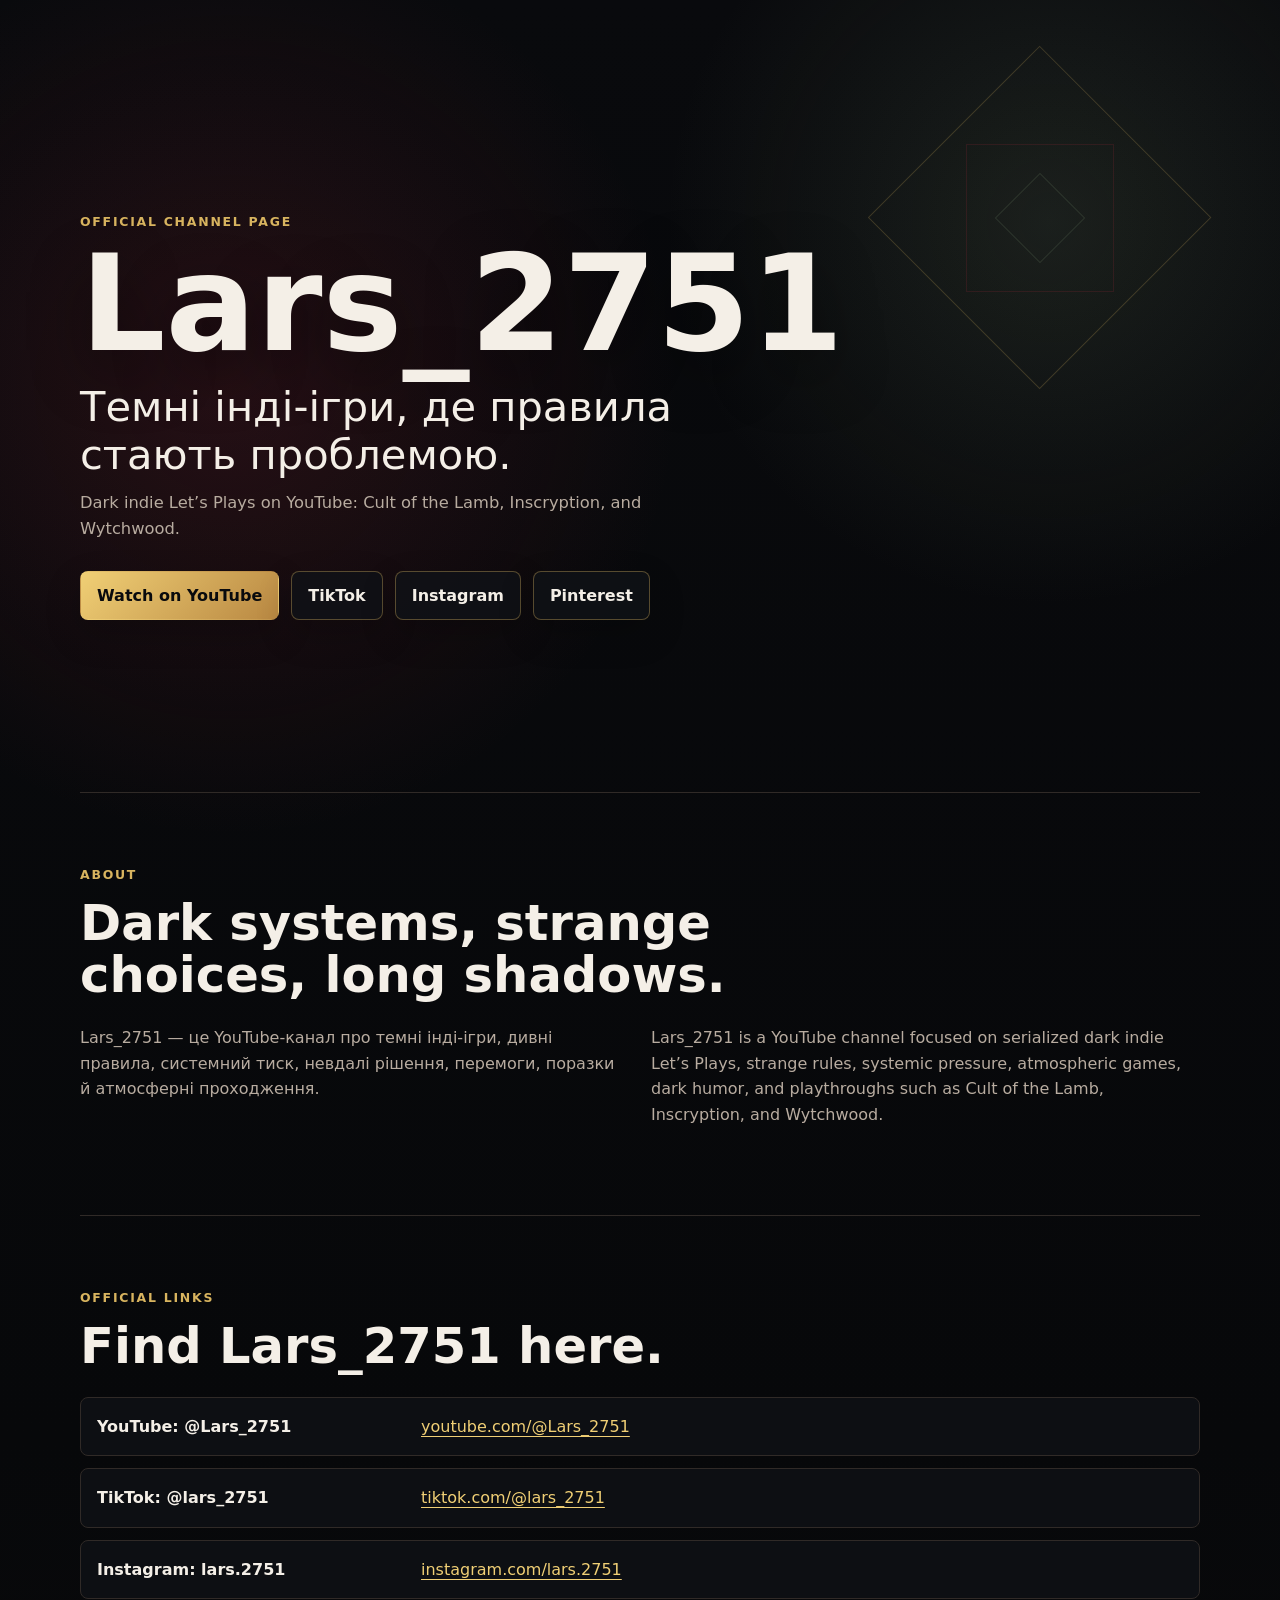
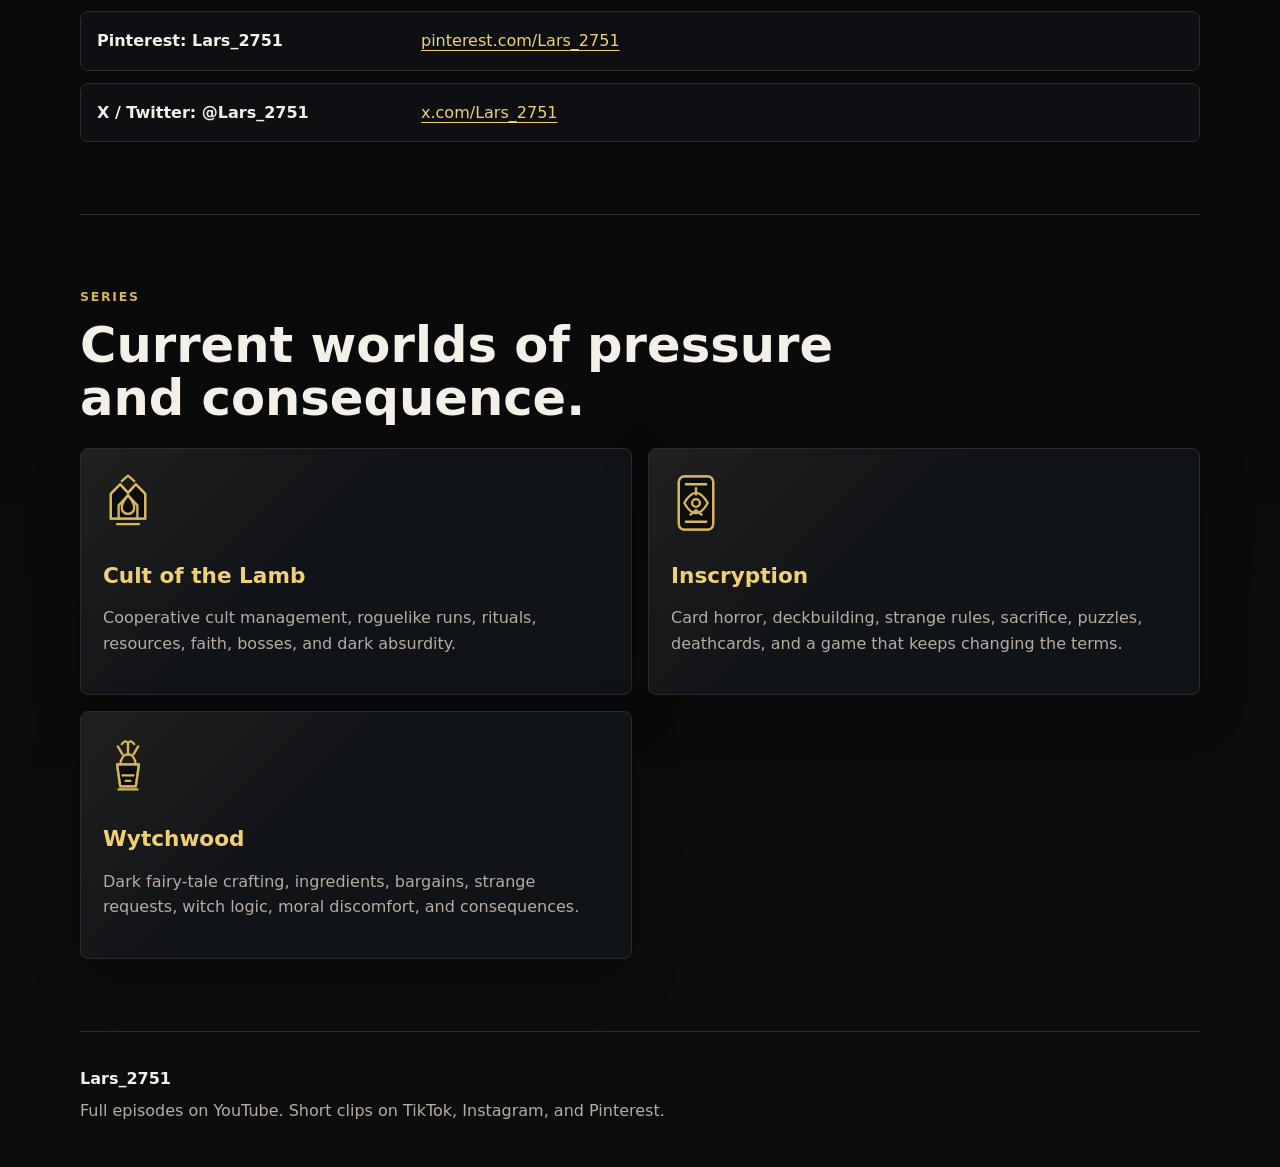
<file: index.html>
<!doctype html>
<html lang="uk">
  <head>
    <meta charset="utf-8">
    <meta name="viewport" content="width=device-width, initial-scale=1">
    <title>Lars_2751 — Dark Indie Let’s Plays on YouTube</title>
    <meta name="description" content="Official page for Lars_2751, a Ukrainian YouTube channel for serialized dark indie Let’s Plays: Cult of the Lamb, Inscryption, Wytchwood, strange rules, rituals, cards, fairy-tale bargains, and consequences.">
    <meta name="p:domain_verify" content="96e58a1f5c7700ac97c3ec5c0326b250"/>
    <link rel="canonical" href="https://lars2751.github.io/">
    <link rel="icon" href="assets/favicon.svg" type="image/svg+xml">
    <link rel="stylesheet" href="style.css">

    <meta property="og:type" content="website">
    <meta property="og:title" content="Lars_2751 — Dark Indie Let’s Plays">
    <meta property="og:description" content="Dark indie Let’s Plays on YouTube: Cult of the Lamb, Inscryption, and Wytchwood.">
    <meta property="og:url" content="https://lars2751.github.io/">
    <meta property="og:image" content="https://lars2751.github.io/assets/og-image.svg">
    <meta property="og:site_name" content="Lars_2751">

    <meta name="twitter:card" content="summary_large_image">
    <meta name="twitter:title" content="Lars_2751 — Dark Indie Let’s Plays">
    <meta name="twitter:description" content="Dark indie Let’s Plays on YouTube: Cult of the Lamb, Inscryption, and Wytchwood.">
    <meta name="twitter:image" content="https://lars2751.github.io/assets/og-image.svg">

    <script type="application/ld+json">
      {
        "@context": "https://schema.org",
        "@graph": [
          {
            "@type": "WebSite",
            "name": "Lars_2751",
            "url": "https://lars2751.github.io/",
            "description": "Official page for Lars_2751, a Ukrainian YouTube channel for serialized dark indie Let's Plays including Cult of the Lamb, Inscryption, and Wytchwood."
          },
          {
            "@type": "Brand",
            "name": "Lars_2751",
            "url": "https://lars2751.github.io/",
            "sameAs": [
              "https://www.youtube.com/@Lars_2751",
              "https://www.tiktok.com/@lars_2751",
              "https://www.instagram.com/lars.2751/",
              "https://www.pinterest.com/Lars_2751/",
              "https://x.com/Lars_2751"
            ]
          }
        ]
      }
    </script>
  </head>
  <body>
    <main>
      <section class="hero" aria-labelledby="hero-title">
        <div class="sigil" aria-hidden="true">
          <span></span>
          <span></span>
          <span></span>
        </div>
        <div class="hero-content">
          <p class="eyebrow">Official channel page</p>
          <h1 id="hero-title">Lars_2751</h1>
          <p class="tagline">Темні інді-ігри, де правила стають проблемою.</p>
          <p class="seo-line">Dark indie Let’s Plays on YouTube: Cult of the Lamb, Inscryption, and Wytchwood.</p>
          <div class="actions" aria-label="Official social links">
            <a class="button primary" href="https://www.youtube.com/@Lars_2751">Watch on YouTube</a>
            <a class="button" href="https://www.tiktok.com/@lars_2751">TikTok</a>
            <a class="button" href="https://www.instagram.com/lars.2751/">Instagram</a>
            <a class="button" href="https://www.pinterest.com/Lars_2751/">Pinterest</a>
          </div>
        </div>
      </section>

      <section class="section" aria-labelledby="about-title">
        <p class="section-kicker">About</p>
        <h2 id="about-title">Dark systems, strange choices, long shadows.</h2>
        <div class="two-column">
          <p>
            Lars_2751 — це YouTube-канал про темні інді-ігри, дивні правила,
            системний тиск, невдалі рішення, перемоги, поразки й атмосферні
            проходження.
          </p>
          <p>
            Lars_2751 is a YouTube channel focused on serialized dark indie
            Let’s Plays, strange rules, systemic pressure, atmospheric games,
            dark humor, and playthroughs such as Cult of the Lamb, Inscryption, and Wytchwood.
          </p>
        </div>
      </section>

      <section class="section" aria-labelledby="links-title">
        <p class="section-kicker">Official links</p>
        <h2 id="links-title">Find Lars_2751 here.</h2>
        <ul class="link-list">
          <li>
            <span>YouTube: @Lars_2751</span>
            <a href="https://www.youtube.com/@Lars_2751">youtube.com/@Lars_2751</a>
          </li>
          <li>
            <span>TikTok: @lars_2751</span>
            <a href="https://www.tiktok.com/@lars_2751">tiktok.com/@lars_2751</a>
          </li>
          <li>
            <span>Instagram: lars.2751</span>
            <a href="https://www.instagram.com/lars.2751/">instagram.com/lars.2751</a>
          </li>
          <li>
            <span>Pinterest: Lars_2751</span>
            <a href="https://www.pinterest.com/Lars_2751/">pinterest.com/Lars_2751</a>
          </li>
          <li>
            <span>X / Twitter: @Lars_2751</span>
            <a href="https://x.com/Lars_2751">x.com/Lars_2751</a>
          </li>
        </ul>
      </section>

      <section class="section" aria-labelledby="series-title">
        <p class="section-kicker">Series</p>
        <h2 id="series-title">Current worlds of pressure and consequence.</h2>
        <div class="cards">
          <article class="card">
            <svg class="card-icon" viewBox="0 0 64 80" aria-hidden="true" focusable="false">
              <path class="icon-fill" d="M10 28 22 16 32 27 42 16 54 28v32H10Z"/>
              <path d="M10 28 22 16 32 27 42 16 54 28v32H10Z"/>
              <path d="M20 60V43l12-13 12 13v17"/>
              <path d="M32 30c-5 6-8 11-8 16a8 8 0 0 0 16 0c0-5-3-10-8-16Z"/>
              <path d="M18 67h28"/>
              <path d="M24 12 32 5l8 7"/>
            </svg>
            <h3>Cult of the Lamb</h3>
            <p>
              Cooperative cult management, roguelike runs, rituals, resources,
              faith, bosses, and dark absurdity.
            </p>
          </article>
          <article class="card">
            <svg class="card-icon" viewBox="0 0 64 80" aria-hidden="true" focusable="false">
              <path class="icon-fill" d="M17 6h30a7 7 0 0 1 7 7v54a7 7 0 0 1-7 7H17a7 7 0 0 1-7-7V13a7 7 0 0 1 7-7Z"/>
              <path d="M17 6h30a7 7 0 0 1 7 7v54a7 7 0 0 1-7 7H17a7 7 0 0 1-7-7V13a7 7 0 0 1 7-7Z"/>
              <path d="M19 16h26"/>
              <path d="M19 64h26"/>
              <path d="M17 40c5-9 10-13 15-13s10 4 15 13c-5 9-10 13-15 13s-10-4-15-13Z"/>
              <circle cx="32" cy="40" r="5"/>
              <path d="M25 55 32 49l7 6"/>
              <path d="M32 21v8"/>
            </svg>
            <h3>Inscryption</h3>
            <p>
              Card horror, deckbuilding, strange rules, sacrifice, puzzles,
              deathcards, and a game that keeps changing the terms.
            </p>
          </article>
          <article class="card">
            <svg class="card-icon" viewBox="0 0 64 80" aria-hidden="true" focusable="false">
              <path class="icon-fill" d="M18 38h28l-4 28H22Z"/>
              <path d="M18 38h28l-4 28H22Z"/>
              <path d="M22 38c1-8 5-13 10-13s9 5 10 13"/>
              <path d="M25 25 19 15"/>
              <path d="M39 25 45 15"/>
              <path d="M32 25V12"/>
              <path d="M25 52h14"/>
              <path d="M29 59h6"/>
              <path d="M24 12c3-4 6-5 8-1 2-4 5-3 8 1"/>
              <path d="M20 70h24"/>
            </svg>
            <h3>Wytchwood</h3>
            <p>
              Dark fairy-tale crafting, ingredients, bargains, strange requests,
              witch logic, moral discomfort, and consequences.
            </p>
          </article>
        </div>
      </section>
    </main>

    <footer>
      <strong>Lars_2751</strong>
      <p>Full episodes on YouTube. Short clips on TikTok, Instagram, and Pinterest.</p>
    </footer>
  </body>
</html>
</file>
<file: style.css>
:root {
  color-scheme: dark;
  --bg: #07080a;
  --panel: #101318;
  --panel-soft: #151922;
  --text: #f4efe7;
  --muted: #b8aca0;
  --dim: #81776d;
  --line: #302a27;
  --accent: #d8b45f;
  --accent-strong: #f0cf75;
  --blood: #8d2633;
  --moss: #6e8465;
  --shadow: rgba(0, 0, 0, 0.45);
}

* {
  box-sizing: border-box;
}

html {
  background: var(--bg);
}

body {
  min-height: 100vh;
  margin: 0;
  color: var(--text);
  font-family: Inter, ui-sans-serif, system-ui, -apple-system, BlinkMacSystemFont, "Segoe UI", sans-serif;
  line-height: 1.6;
  background:
    radial-gradient(circle at 18% 14%, rgba(141, 38, 51, 0.22), transparent 28rem),
    radial-gradient(circle at 82% 8%, rgba(110, 132, 101, 0.18), transparent 24rem),
    linear-gradient(180deg, #090a0d 0%, #07080a 52%, #0d0d0d 100%);
}

body::before {
  position: fixed;
  inset: 0;
  z-index: -1;
  pointer-events: none;
  content: "";
  opacity: 0.36;
  background-image:
    linear-gradient(rgba(244, 239, 231, 0.035) 1px, transparent 1px),
    linear-gradient(90deg, rgba(244, 239, 231, 0.035) 1px, transparent 1px);
  background-size: 44px 44px;
  mask-image: linear-gradient(to bottom, black, transparent 88%);
}

a {
  color: var(--accent-strong);
  text-decoration-thickness: 1px;
  text-underline-offset: 0.22em;
}

a:hover {
  color: var(--text);
}

main,
footer {
  width: min(1120px, calc(100% - 32px));
  margin: 0 auto;
}

.hero {
  display: grid;
  min-height: 86vh;
  align-items: center;
  padding: 56px 0 40px;
}

.hero-content {
  max-width: 780px;
  position: relative;
  z-index: 1;
}

.eyebrow,
.section-kicker {
  margin: 0 0 12px;
  color: var(--accent);
  font-size: 0.78rem;
  font-weight: 800;
  letter-spacing: 0.14em;
  text-transform: uppercase;
}

h1,
h2,
h3,
p {
  margin-top: 0;
}

h1 {
  margin-bottom: 18px;
  font-size: clamp(3.4rem, 15vw, 8.4rem);
  line-height: 0.9;
  letter-spacing: 0;
  text-shadow: 0 20px 60px var(--shadow);
}

h2 {
  max-width: 760px;
  margin-bottom: 24px;
  font-size: clamp(1.75rem, 8vw, 3.1rem);
  line-height: 1.05;
  letter-spacing: 0;
}

h3 {
  margin-bottom: 12px;
  color: var(--accent-strong);
  font-size: 1.35rem;
  letter-spacing: 0;
}

.tagline {
  max-width: 720px;
  margin-bottom: 12px;
  color: var(--text);
  font-size: clamp(1.3rem, 6vw, 2.6rem);
  line-height: 1.15;
}

.seo-line {
  max-width: 620px;
  margin-bottom: 28px;
  color: var(--muted);
  font-size: 1.02rem;
}

.actions {
  display: flex;
  flex-wrap: wrap;
  gap: 12px;
}

.button {
  display: inline-flex;
  min-height: 46px;
  align-items: center;
  justify-content: center;
  border: 1px solid rgba(216, 180, 95, 0.36);
  border-radius: 8px;
  padding: 11px 16px;
  color: var(--text);
  font-weight: 750;
  text-decoration: none;
  background: rgba(16, 19, 24, 0.78);
  box-shadow: 0 14px 36px rgba(0, 0, 0, 0.2);
}

.button:hover {
  border-color: var(--accent-strong);
  color: #090a0d;
  background: var(--accent-strong);
}

.button.primary {
  border-color: transparent;
  color: #090a0d;
  background: linear-gradient(135deg, var(--accent-strong), #b98842);
}

.button.primary:hover {
  background: var(--text);
}

.sigil {
  position: absolute;
  top: 58px;
  right: max(16px, calc((100vw - 1120px) / 2));
  width: min(34vw, 320px);
  aspect-ratio: 1;
  opacity: 0.22;
}

.sigil span {
  position: absolute;
  inset: 12%;
  border: 1px solid var(--accent);
  transform: rotate(45deg);
}

.sigil span:nth-child(2) {
  inset: 27%;
  border-color: var(--blood);
  transform: rotate(0deg);
}

.sigil span:nth-child(3) {
  inset: 40%;
  border-color: var(--moss);
}

.section {
  padding: 72px 0;
  border-top: 1px solid var(--line);
}

.two-column {
  display: grid;
  gap: 22px;
}

.two-column p,
.card p {
  color: var(--muted);
}

.link-list {
  display: grid;
  gap: 12px;
  padding: 0;
  margin: 0;
  list-style: none;
}

.link-list li {
  display: grid;
  gap: 4px;
  border: 1px solid var(--line);
  border-radius: 8px;
  padding: 16px;
  background: rgba(16, 19, 24, 0.64);
}

.link-list span {
  color: var(--text);
  font-weight: 760;
}

.link-list a {
  overflow-wrap: anywhere;
}

.cards {
  display: grid;
  gap: 16px;
}

.card {
  min-height: 220px;
  border: 1px solid var(--line);
  border-radius: 8px;
  padding: 22px;
  background:
    linear-gradient(135deg, rgba(216, 180, 95, 0.08), transparent 42%),
    var(--panel);
  box-shadow: 0 18px 50px rgba(0, 0, 0, 0.22);
}

.card-icon {
  display: block;
  width: 50px;
  height: 64px;
  margin-bottom: 24px;
  overflow: visible;
  fill: none;
  stroke: var(--accent);
  stroke-width: 3;
  stroke-linecap: round;
  stroke-linejoin: round;
}

.card-icon .icon-fill {
  fill: rgba(7, 8, 10, 0.72);
  stroke: rgba(216, 180, 95, 0.68);
}

footer {
  display: grid;
  gap: 6px;
  padding: 34px 0 44px;
  border-top: 1px solid var(--line);
  color: var(--muted);
}

footer strong {
  color: var(--text);
  font-size: 1rem;
}

footer p {
  margin-bottom: 0;
}

@media (min-width: 720px) {
  main,
  footer {
    width: min(1120px, calc(100% - 64px));
  }

  .hero {
    min-height: 88vh;
    padding-top: 80px;
  }

  .two-column,
  .cards {
    grid-template-columns: repeat(2, minmax(0, 1fr));
  }

  .link-list li {
    grid-template-columns: minmax(210px, 0.42fr) 1fr;
    align-items: center;
  }
}

@media (max-width: 420px) {
  .actions {
    display: grid;
  }

  .button {
    width: 100%;
  }
}
</file>
